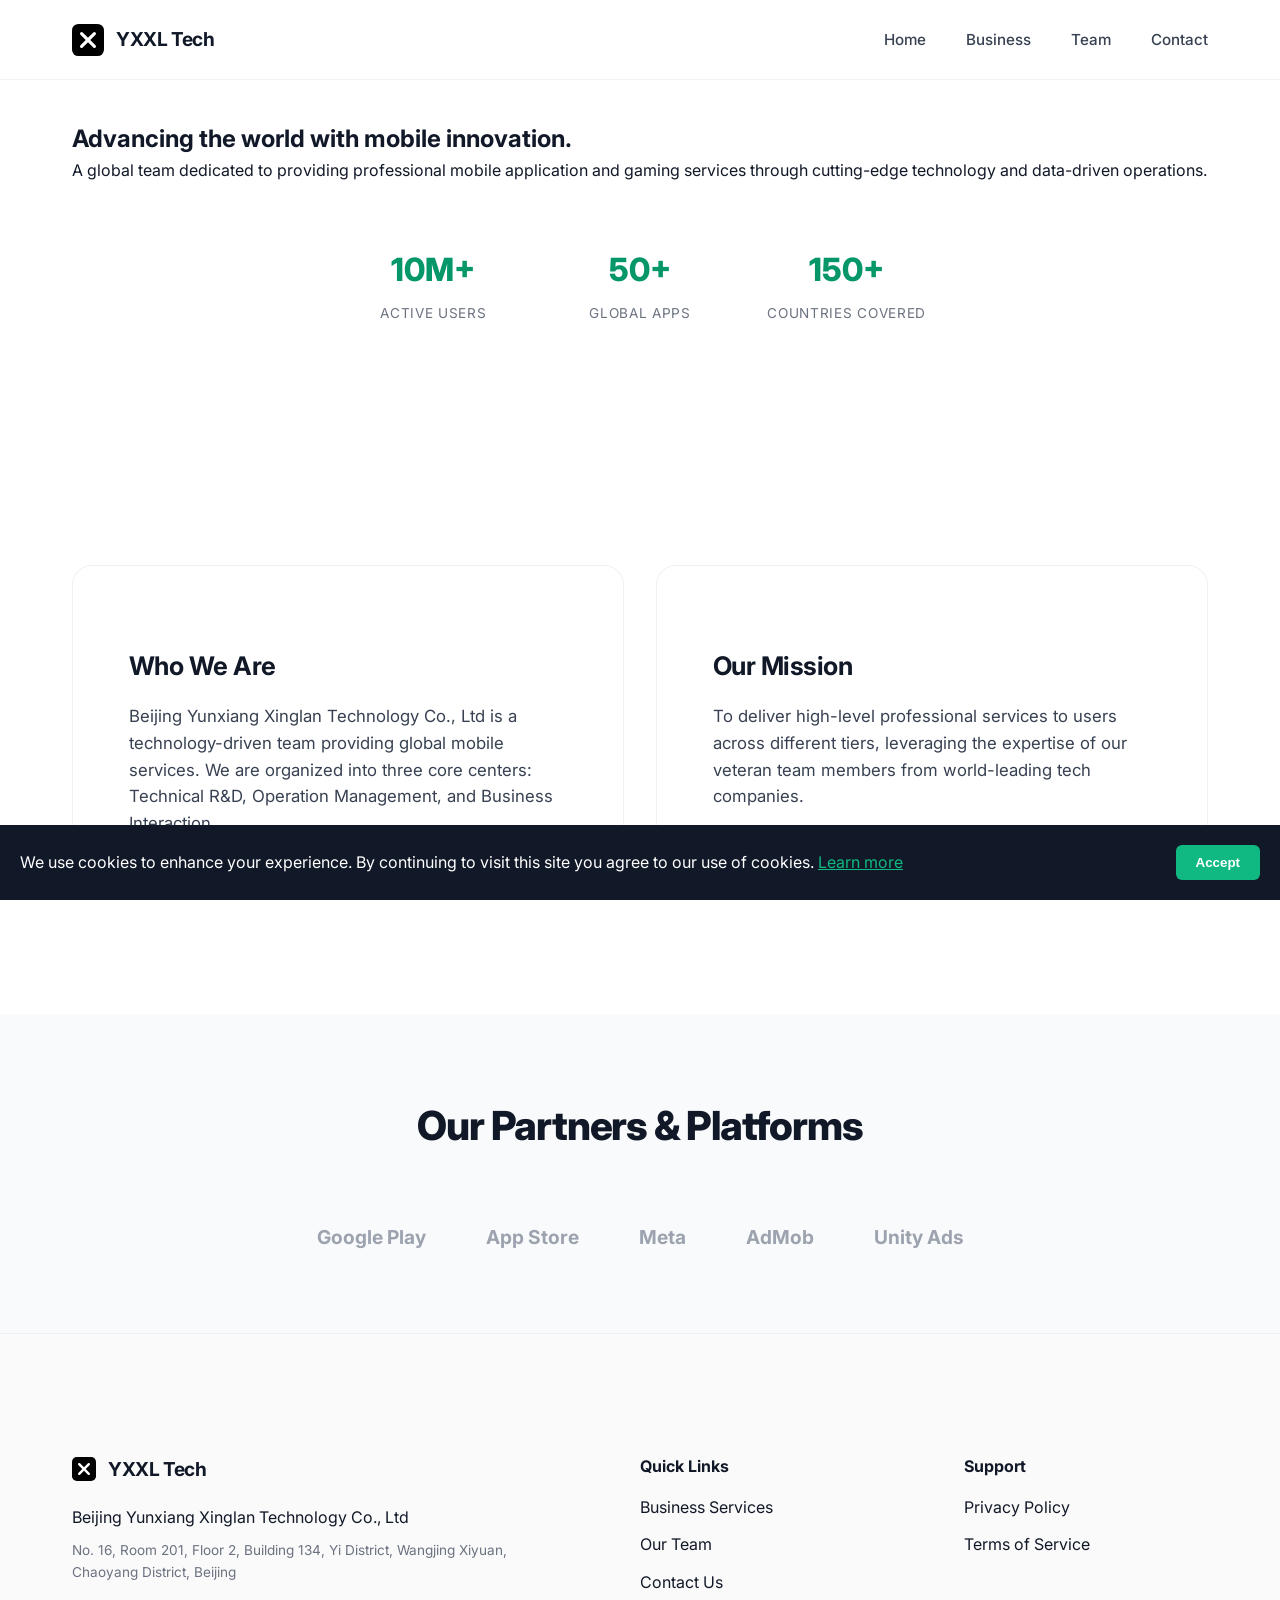
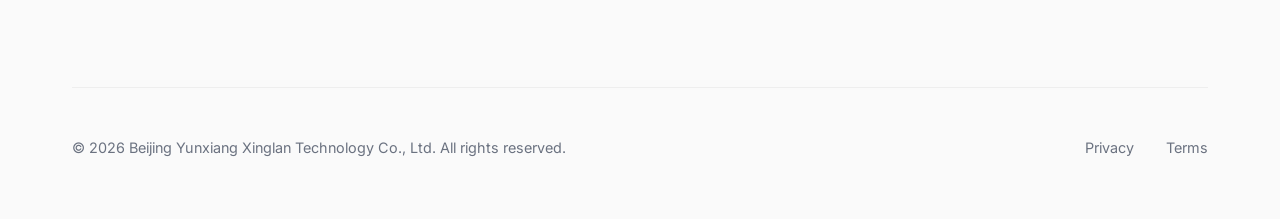
<file: index.html>
<!DOCTYPE html>
<html lang="en">
<head>
    <meta charset="UTF-8">
    <meta name="viewport" content="width=device-width, initial-scale=1.0">
    <title>YXXL Tech | Global Mobile Application & Game Services</title>
    <meta name="description" content="Beijing Yunxiang Xinglan Technology Co., Ltd. Providing global mobile application and game services including operation, R&D, and self-developed projects with experts from Amazon, Meta, and OpenAI.">
    <meta name="keywords" content="Mobile App Development, Game Services, Beijing Yunxiang Xinglan, App Operations, Global Tech Team, AI Integration">
    <link rel="canonical" href="https://yxxl-tech.com/index.html">
    <link rel="icon" type="image/svg+xml" href="svg/logo.svg">

    <!-- Open Graph / Facebook -->
    <meta property="og:type" content="website">
    <meta property="og:url" content="https://yxxl-tech.com/">
    <meta property="og:title" content="YXXL Tech | Global Mobile Application & Game Services">
    <meta property="og:description" content="Advancing the world with mobile innovation. Expert team from Amazon, Meta, and OpenAI.">
    <meta property="og:image" content="https://yxxl-tech.com/svg/logo.svg">

    <!-- Twitter -->
    <meta property="twitter:card" content="summary_large_image">
    <meta property="twitter:url" content="https://yxxl-tech.com/">
    <meta property="twitter:title" content="YXXL Tech | Global Mobile Application & Game Services">
    <meta property="twitter:description" content="Advancing the world with mobile innovation. Expert team from Amazon, Meta, and OpenAI.">
    <meta property="twitter:image" content="https://yxxl-tech.com/svg/logo.svg">

    <link rel="stylesheet" href="css/style.css">
    <link rel="preconnect" href="https://fonts.googleapis.com">
    <link rel="preconnect" href="https://fonts.gstatic.com" crossorigin>
    <link href="https://fonts.googleapis.com/css2?family=Inter:wght@400;500;700;800&display=swap" rel="stylesheet">

    <!-- Structured Data -->
    <script type="application/ld+json">
    {
      "@context": "https://schema.org",
      "@type": "Organization",
      "name": "Beijing Yunxiang Xinglan Technology Co., Ltd",
      "url": "https://yxxl-tech.com",
      "logo": "https://yxxl-tech.com/svg/logo.svg",
      "address": {
        "@type": "PostalAddress",
        "streetAddress": "No. 16, Room 201, Floor 2, Building 134, Yi District, Wangjing Xiyuan, Chaoyang District",
        "addressLocality": "Beijing",
        "addressCountry": "CN"
      },
      "contactPoint": {
        "@type": "ContactPoint",
        "contactType": "technical support",
        "email": "support@yxxl-tech.com"
      }
    }
    </script>
</head>
<body>
    <header>
        <div class="container">
            <nav>
                <a href="index.html" class="logo">
                    <img src="svg/logo.svg" alt="YXXL Logo" width="32" height="32">
                    <span>YXXL Tech</span>
                </a>
                <ul class="nav-links" id="navLinks">
                    <li><a href="index.html">Home</a></li>
                    <li><a href="business.html">Business</a></li>
                    <li><a href="team.html">Team</a></li>
                    <li><a href="contact.html">Contact</a></li>
                </ul>
                <button class="mobile-menu-btn" id="mobileMenuBtn" aria-label="Toggle Menu">
                    <span></span>
                    <span></span>
                    <span></span>
                </button>
            </nav>
        </div>
    </header>

    <main>
        <section class="hero">
            <div class="container">
                <h1>Advancing the world with mobile innovation.</h1>
                <p>A global team dedicated to providing professional mobile application and gaming services through cutting-edge technology and data-driven operations.</p>
                <div class="stats-grid">
                    <div class="stat-item">
                        <span class="stat-number">10M+</span>
                        <span class="stat-label">Active Users</span>
                    </div>
                    <div class="stat-item">
                        <span class="stat-number">50+</span>
                        <span class="stat-label">Global Apps</span>
                    </div>
                    <div class="stat-item">
                        <span class="stat-number">150+</span>
                        <span class="stat-label">Countries Covered</span>
                    </div>
                </div>
            </div>
        </section>

        <section id="about">
            <div class="container">
                <div class="grid">
                    <div class="card">
                        <h3>Who We Are</h3>
                        <p>Beijing Yunxiang Xinglan Technology Co., Ltd is a technology-driven team providing global mobile services. We are organized into three core centers: Technical R&D, Operation Management, and Business Interaction.</p>
                    </div>
                    <div class="card">
                        <h3>Our Mission</h3>
                        <p>To deliver high-level professional services to users across different tiers, leveraging the expertise of our veteran team members from world-leading tech companies.</p>
                    </div>
                </div>
            </div>
        </section>

        <section class="partners">
            <div class="container">
                <h2 class="section-title">Our Partners & Platforms</h2>
                <div class="partners-logos">
                    <span>Google Play</span>
                    <span>App Store</span>
                    <span>Meta</span>
                    <span>AdMob</span>
                    <span>Unity Ads</span>
                </div>
            </div>
        </section>
    </main>

    <footer>
        <div class="container">
            <div class="footer-grid">
                <div>
                    <div class="logo" style="margin-bottom: 20px;">
                        <img src="svg/logo.svg" alt="YXXL Logo" width="24" height="24">
                        <span>YXXL Tech</span>
                    </div>
                    <p>Beijing Yunxiang Xinglan Technology Co., Ltd</p>
                    <p style="font-size: 0.85rem; color: #6b7280; margin-top: 10px;">
                        No. 16, Room 201, Floor 2, Building 134, Yi District, Wangjing Xiyuan, Chaoyang District, Beijing
                    </p>
                </div>
                <div>
                    <h4>Quick Links</h4>
                    <ul class="footer-links-list" style="margin-top: 15px;">
                        <li><a href="business.html">Business Services</a></li>
                        <li><a href="team.html">Our Team</a></li>
                        <li><a href="contact.html">Contact Us</a></li>
                    </ul>
                </div>
                <div>
                    <h4>Support</h4>
                    <ul class="footer-links-list" style="margin-top: 15px;">
                        <li><a href="privacy.html">Privacy Policy</a></li>
                        <li><a href="terms.html">Terms of Service</a></li>
                    </ul>
                </div>
            </div>
            <div class="footer-bottom">
                <p>&copy; 2026 Beijing Yunxiang Xinglan Technology Co., Ltd. All rights reserved.</p>
                <div class="legal-links">
                    <a href="privacy.html">Privacy</a>
                    <a href="terms.html">Terms</a>
                </div>
            </div>
        </div>
    </footer>

    <div id="cookie-banner" class="cookie-banner">
        <p>We use cookies to enhance your experience. By continuing to visit this site you agree to our use of cookies. <a href="privacy.html">Learn more</a></p>
        <button id="accept-cookies">Accept</button>
    </div>

    <!-- Global site tag (gtag.js) - Google Analytics Placeholder -->
    <!-- <script async src="https://www.googletagmanager.com/gtag/js?id=G-XXXXXXXXXX"></script>
    <script>
      window.dataLayer = window.dataLayer || [];
      function gtag(){dataLayer.push(arguments);}
      gtag('js', new Date());
      gtag('config', 'G-XXXXXXXXXX');
    </script> -->

    <script src="js/main.js"></script>
</body>
</html>
</file>
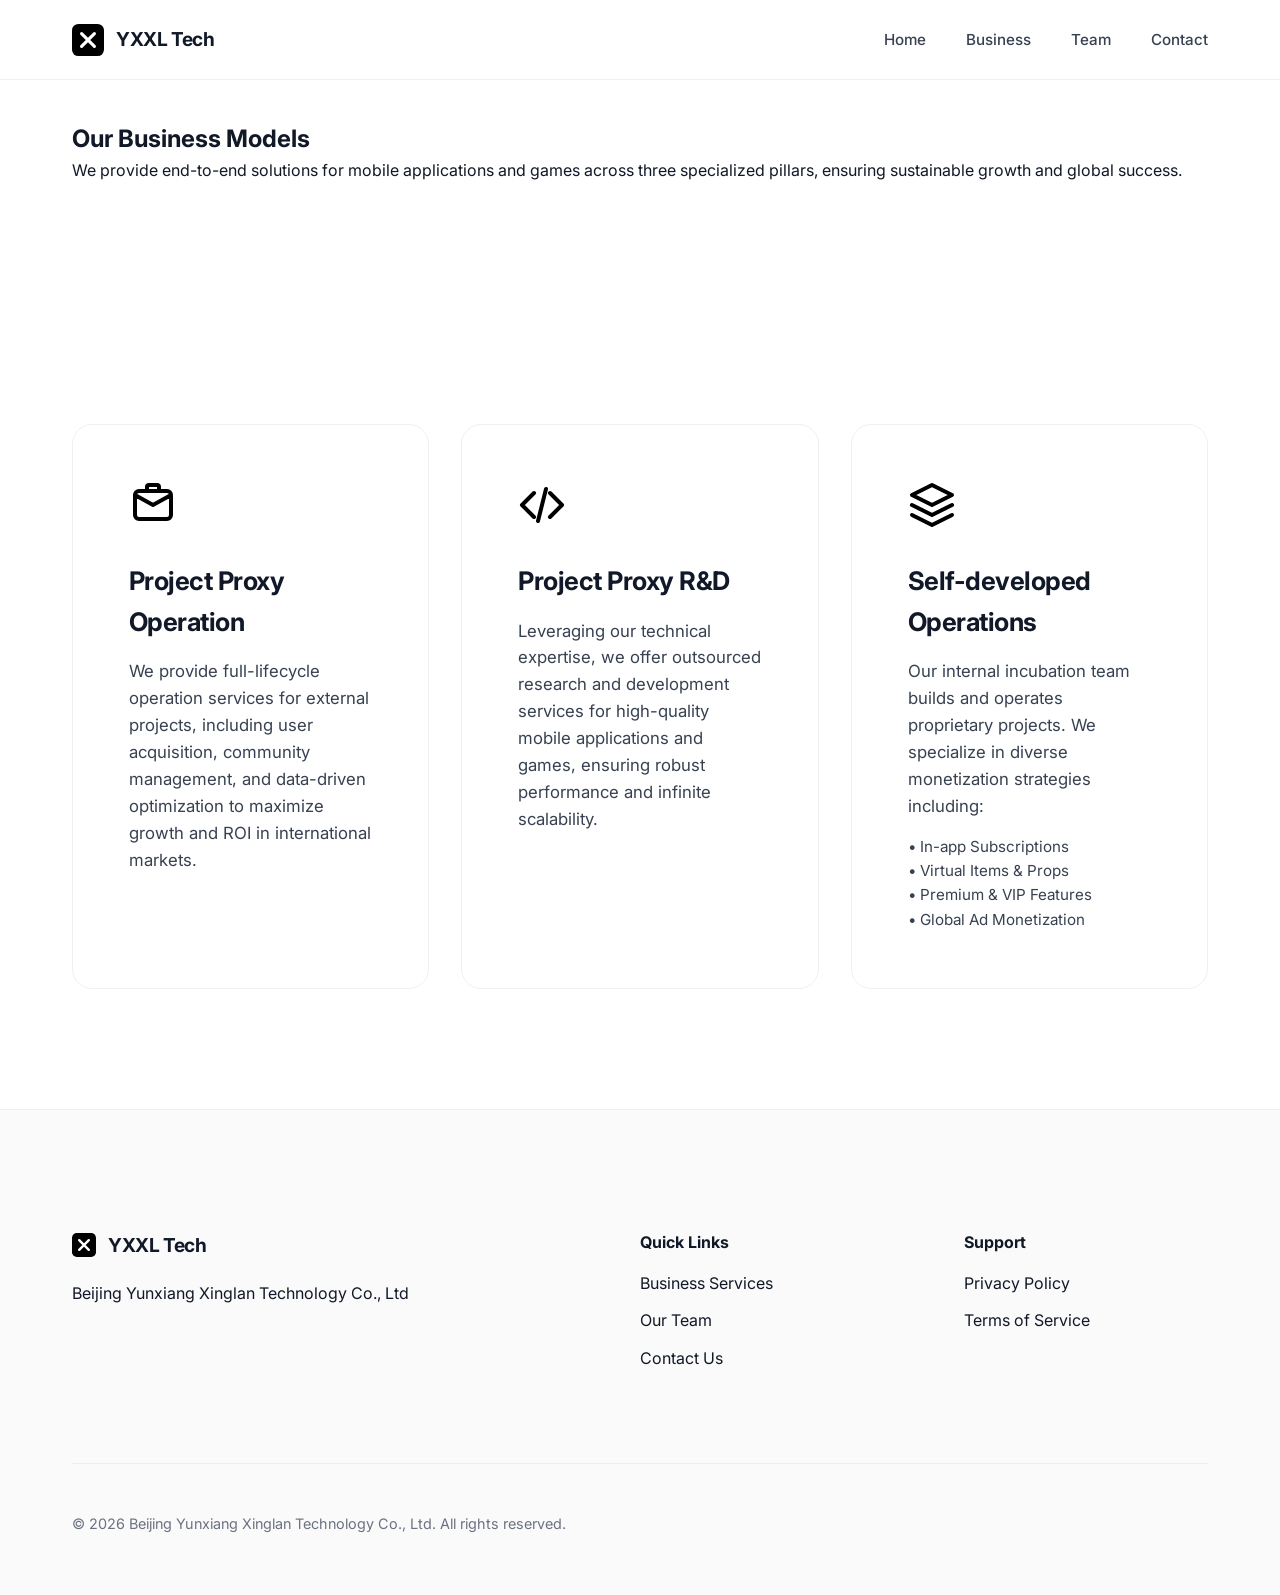
<file: business.html>
<!DOCTYPE html>
<html lang="en">
<head>
    <meta charset="UTF-8">
    <meta name="viewport" content="width=device-width, initial-scale=1.0">
    <title>Business Services | YXXL Tech - Professional Mobile App & Game Operations</title>
    <meta name="description" content="Explore YXXL Tech's global business models: Project Proxy Operation, Proxy R&D, and Self-developed projects. We offer subscriptions, VIP features, and global ad monetization.">
    <link rel="canonical" href="https://yxxl-tech.com/business.html">
    <link rel="icon" type="image/svg+xml" href="svg/logo.svg">
    <link rel="stylesheet" href="css/style.css">
    <link rel="preconnect" href="https://fonts.googleapis.com">
    <link rel="preconnect" href="https://fonts.gstatic.com" crossorigin>
    <link href="https://fonts.googleapis.com/css2?family=Inter:wght@400;500;700;800&display=swap" rel="stylesheet">
</head>
<body>
    <header>
        <div class="container">
            <nav>
                <a href="index.html" class="logo">
                    <img src="svg/logo.svg" alt="YXXL Logo" width="32" height="32">
                    <span>YXXL Tech</span>
                </a>
                <ul class="nav-links" id="navLinks">
                    <li><a href="index.html">Home</a></li>
                    <li><a href="business.html">Business</a></li>
                    <li><a href="team.html">Team</a></li>
                    <li><a href="contact.html">Contact</a></li>
                </ul>
                <button class="mobile-menu-btn" id="mobileMenuBtn" aria-label="Toggle Menu">
                    <span></span>
                    <span></span>
                    <span></span>
                </button>
            </nav>
        </div>
    </header>

    <main>
        <section class="hero">
            <div class="container">
                <h1>Our Business Models</h1>
                <p>We provide end-to-end solutions for mobile applications and games across three specialized pillars, ensuring sustainable growth and global success.</p>
            </div>
        </section>

        <section>
            <div class="container">
                <div class="grid">
                    <div class="card">
                        <img src="svg/business.svg" alt="Operation Icon" width="48" height="48">
                        <h3>Project Proxy Operation</h3>
                        <p>We provide full-lifecycle operation services for external projects, including user acquisition, community management, and data-driven optimization to maximize growth and ROI in international markets.</p>
                    </div>
                    <div class="card">
                        <img src="svg/rd.svg" alt="R&D Icon" width="48" height="48">
                        <h3>Project Proxy R&D</h3>
                        <p>Leveraging our technical expertise, we offer outsourced research and development services for high-quality mobile applications and games, ensuring robust performance and infinite scalability.</p>
                    </div>
                    <div class="card">
                        <img src="svg/self.svg" alt="Self-developed Icon" width="48" height="48">
                        <h3>Self-developed Operations</h3>
                        <p>Our internal incubation team builds and operates proprietary projects. We specialize in diverse monetization strategies including:</p>
                        <ul style="margin-top: 15px; font-size: 0.95rem; color: var(--secondary-color);">
                            <li>• In-app Subscriptions</li>
                            <li>• Virtual Items & Props</li>
                            <li>• Premium & VIP Features</li>
                            <li>• Global Ad Monetization</li>
                        </ul>
                    </div>
                </div>
            </div>
        </section>
    </main>

    <footer>
        <div class="container">
            <div class="footer-grid">
                <div>
                    <div class="logo" style="margin-bottom: 20px;">
                        <img src="svg/logo.svg" alt="YXXL Logo" width="24" height="24">
                        <span>YXXL Tech</span>
                    </div>
                    <p>Beijing Yunxiang Xinglan Technology Co., Ltd</p>
                </div>
                <div>
                    <h4>Quick Links</h4>
                    <ul class="footer-links-list" style="margin-top: 15px;">
                        <li><a href="business.html">Business Services</a></li>
                        <li><a href="team.html">Our Team</a></li>
                        <li><a href="contact.html">Contact Us</a></li>
                    </ul>
                </div>
                <div>
                    <h4>Support</h4>
                    <ul class="footer-links-list" style="margin-top: 15px;">
                        <li><a href="privacy.html">Privacy Policy</a></li>
                        <li><a href="terms.html">Terms of Service</a></li>
                    </ul>
                </div>
            </div>
            <div class="footer-bottom">
                <p>&copy; 2026 Beijing Yunxiang Xinglan Technology Co., Ltd. All rights reserved.</p>
            </div>
        </div>
    </footer>
    <script src="js/main.js"></script>
</body>
</html>
</file>
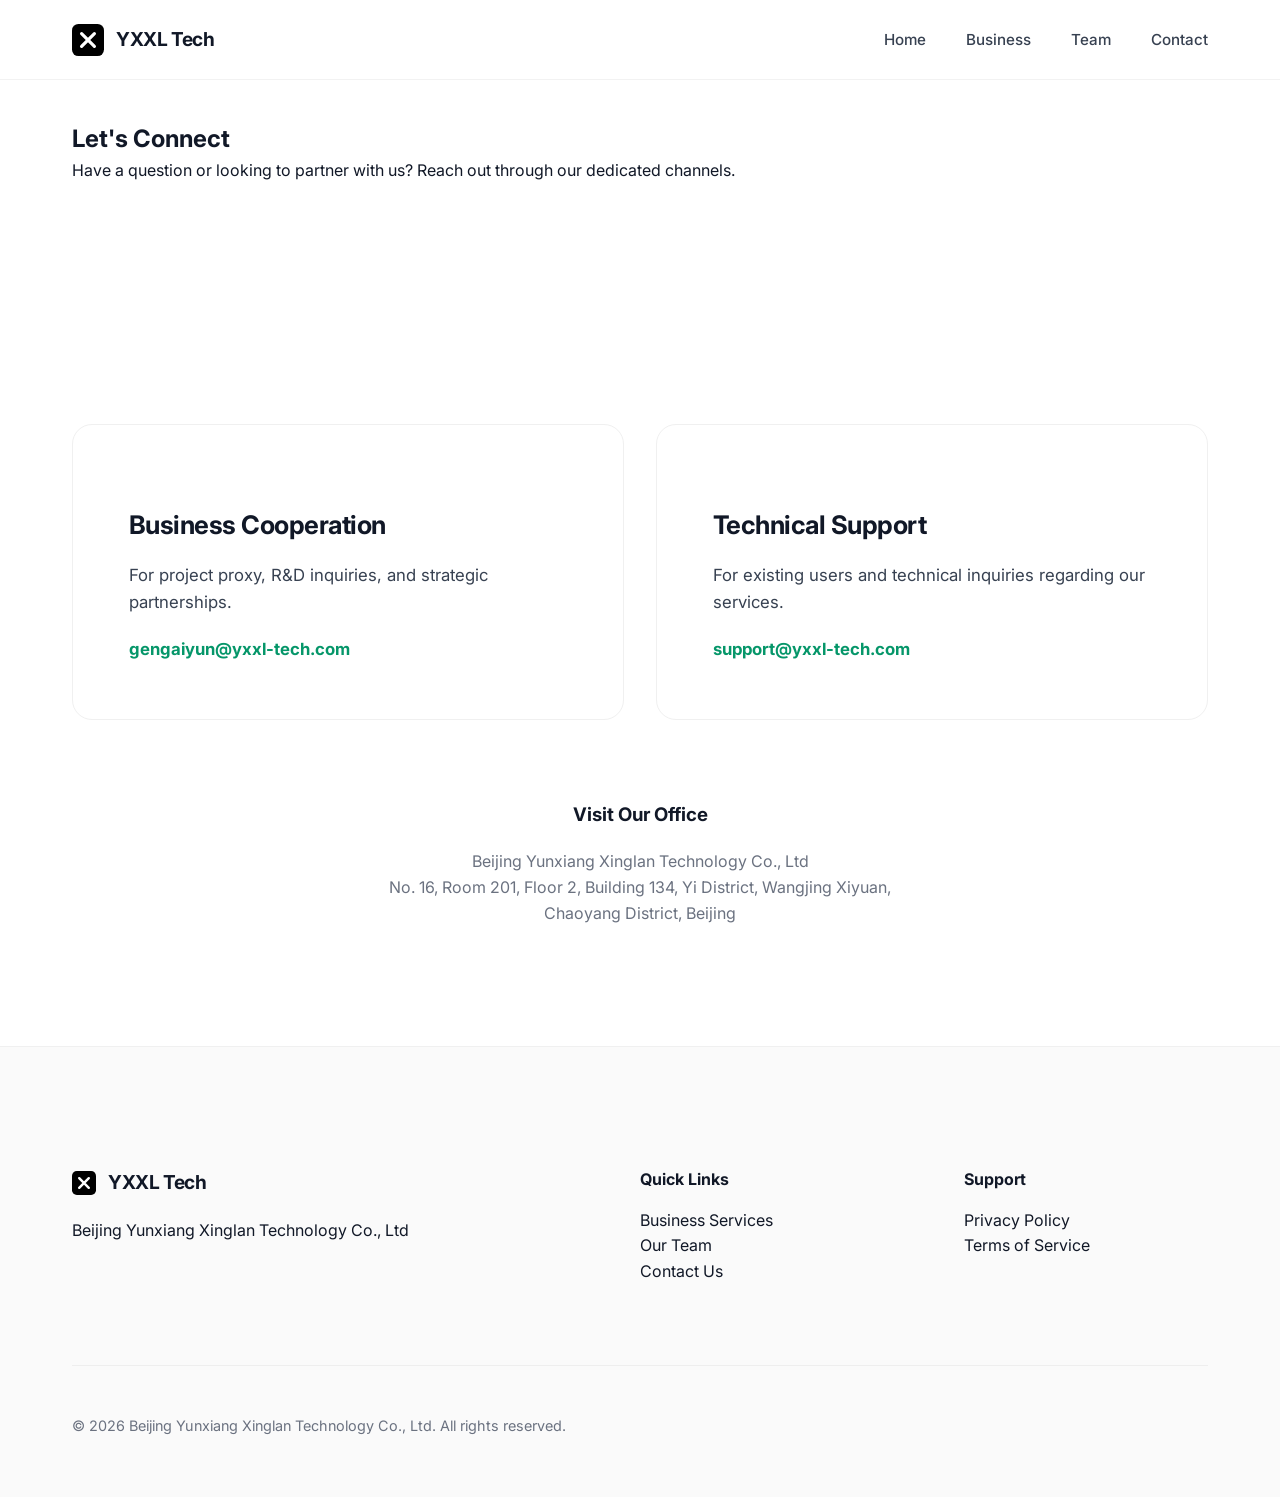
<file: contact.html>
<!DOCTYPE html>
<html lang="en">
<head>
    <meta charset="UTF-8">
    <meta name="viewport" content="width=device-width, initial-scale=1.0">
    <title>Contact Us | YXXL Tech</title>
    <meta name="description" content="Get in touch with Beijing Yunxiang Xinglan Technology Co., Ltd for business inquiries and technical support.">
    <link rel="stylesheet" href="css/style.css">
    <link rel="preconnect" href="https://fonts.googleapis.com">
    <link rel="preconnect" href="https://fonts.gstatic.com" crossorigin>
    <link href="https://fonts.googleapis.com/css2?family=Inter:wght@400;500;700;800&display=swap" rel="stylesheet">
</head>
<body>
    <header>
        <div class="container">
            <nav>
                <a href="index.html" class="logo">
                    <img src="svg/logo.svg" alt="YXXL Logo" width="32" height="32">
                    <span>YXXL Tech</span>
                </a>
                <ul class="nav-links">
                    <li><a href="index.html">Home</a></li>
                    <li><a href="business.html">Business</a></li>
                    <li><a href="team.html">Team</a></li>
                    <li><a href="contact.html">Contact</a></li>
                </ul>
            </nav>
        </div>
    </header>

    <main>
        <section class="hero">
            <div class="container">
                <h1>Let's Connect</h1>
                <p>Have a question or looking to partner with us? Reach out through our dedicated channels.</p>
            </div>
        </section>

        <section>
            <div class="container">
                <div class="grid">
                    <div class="card">
                        <h3>Business Cooperation</h3>
                        <p>For project proxy, R&D inquiries, and strategic partnerships.</p>
                        <p style="margin-top: 20px; font-weight: 700;">
                            <a href="mailto:gengaiyun@yxxl-tech.com" style="color: var(--accent-color);">gengaiyun@yxxl-tech.com</a>
                        </p>
                    </div>
                    <div class="card">
                        <h3>Technical Support</h3>
                        <p>For existing users and technical inquiries regarding our services.</p>
                        <p style="margin-top: 20px; font-weight: 700;">
                            <a href="mailto:support@yxxl-tech.com" style="color: var(--accent-color);">support@yxxl-tech.com</a>
                        </p>
                    </div>
                </div>

                <div style="margin-top: 80px; text-align: center;">
                    <h3>Visit Our Office</h3>
                    <p style="margin-top: 20px; color: var(--text-muted);">
                        Beijing Yunxiang Xinglan Technology Co., Ltd<br>
                        No. 16, Room 201, Floor 2, Building 134, Yi District, Wangjing Xiyuan,<br>
                        Chaoyang District, Beijing
                    </p>
                </div>
            </div>
        </section>
    </main>

    <footer>
        <div class="container">
            <div class="footer-grid">
                <div>
                    <div class="logo" style="margin-bottom: 20px;">
                        <img src="svg/logo.svg" alt="YXXL Logo" width="24" height="24">
                        <span>YXXL Tech</span>
                    </div>
                    <p>Beijing Yunxiang Xinglan Technology Co., Ltd</p>
                </div>
                <div>
                    <h4>Quick Links</h4>
                    <ul style="margin-top: 15px;">
                        <li><a href="business.html">Business Services</a></li>
                        <li><a href="team.html">Our Team</a></li>
                        <li><a href="contact.html">Contact Us</a></li>
                    </ul>
                </div>
                <div>
                    <h4>Support</h4>
                    <ul style="margin-top: 15px;">
                        <li><a href="privacy.html">Privacy Policy</a></li>
                        <li><a href="terms.html">Terms of Service</a></li>
                    </ul>
                </div>
            </div>
            <div class="footer-bottom">
                <p>&copy; 2026 Beijing Yunxiang Xinglan Technology Co., Ltd. All rights reserved.</p>
            </div>
        </div>
    </footer>
    <script src="js/main.js"></script>
</body>
</html>
</file>
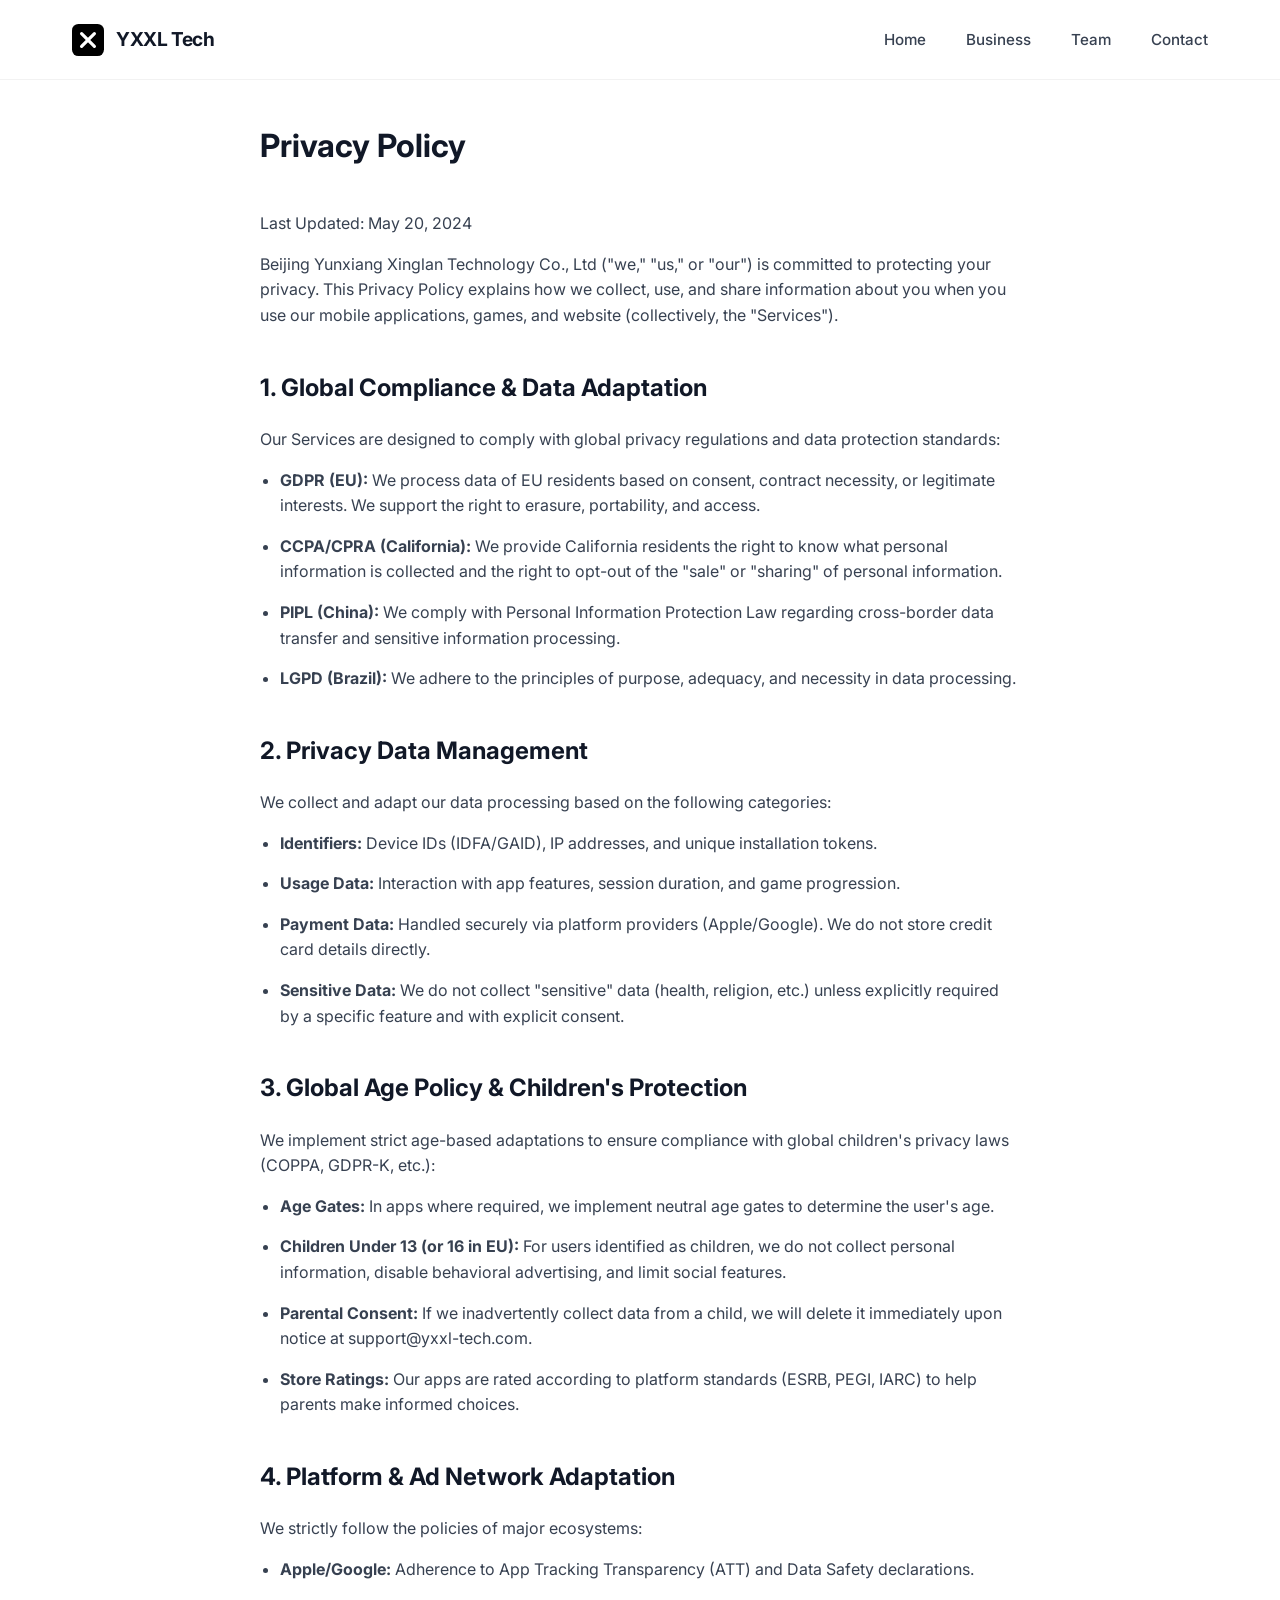
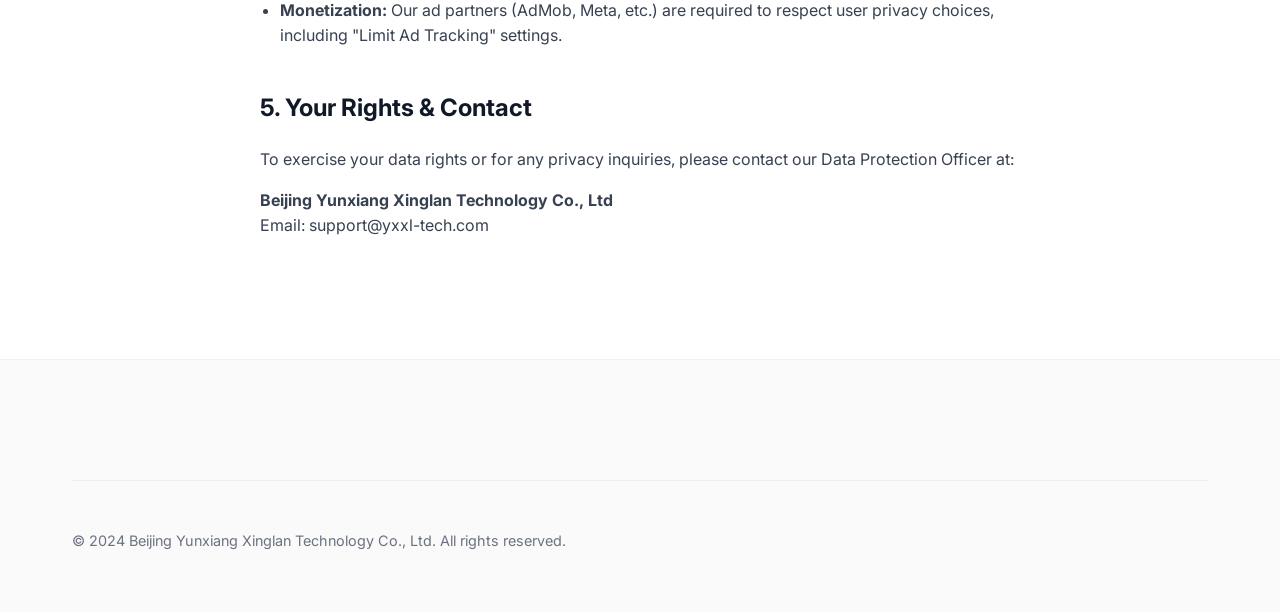
<file: privacy.html>
<!DOCTYPE html>
<html lang="en">
<head>
    <meta charset="UTF-8">
    <meta name="viewport" content="width=device-width, initial-scale=1.0">
    <title>Privacy Policy | YXXL Tech</title>
    <meta name="robots" content="noindex">
    <link rel="stylesheet" href="css/style.css">
    <link rel="preconnect" href="https://fonts.googleapis.com">
    <link rel="preconnect" href="https://fonts.gstatic.com" crossorigin>
    <link href="https://fonts.googleapis.com/css2?family=Inter:wght@400;500;700;800&display=swap" rel="stylesheet">
    <style>
        .legal-content { max-width: 800px; margin: 120px auto; padding: 0 20px; }
        .legal-content h1 { margin-bottom: 40px; }
        .legal-content h2 { margin-top: 40px; margin-bottom: 20px; font-size: 1.5rem; }
        .legal-content p, .legal-content li { color: var(--secondary-color); margin-bottom: 15px; }
        .legal-content ul { padding-left: 20px; list-style: disc; margin-bottom: 20px; }
    </style>
</head>
<body>
    <header>
        <div class="container">
            <nav>
                <a href="index.html" class="logo">
                    <img src="svg/logo.svg" alt="YXXL Logo" width="32" height="32">
                    <span>YXXL Tech</span>
                </a>
                <ul class="nav-links">
                    <li><a href="index.html">Home</a></li>
                    <li><a href="business.html">Business</a></li>
                    <li><a href="team.html">Team</a></li>
                    <li><a href="contact.html">Contact</a></li>
                </ul>
            </nav>
        </div>
    </header>

    <main class="legal-content">
        <h1>Privacy Policy</h1>
        <p>Last Updated: May 20, 2024</p>

        <p>Beijing Yunxiang Xinglan Technology Co., Ltd ("we," "us," or "our") is committed to protecting your privacy. This Privacy Policy explains how we collect, use, and share information about you when you use our mobile applications, games, and website (collectively, the "Services").</p>

        <h2>1. Global Compliance & Data Adaptation</h2>
        <p>Our Services are designed to comply with global privacy regulations and data protection standards:</p>
        <ul>
            <li><strong>GDPR (EU):</strong> We process data of EU residents based on consent, contract necessity, or legitimate interests. We support the right to erasure, portability, and access.</li>
            <li><strong>CCPA/CPRA (California):</strong> We provide California residents the right to know what personal information is collected and the right to opt-out of the "sale" or "sharing" of personal information.</li>
            <li><strong>PIPL (China):</strong> We comply with Personal Information Protection Law regarding cross-border data transfer and sensitive information processing.</li>
            <li><strong>LGPD (Brazil):</strong> We adhere to the principles of purpose, adequacy, and necessity in data processing.</li>
        </ul>

        <h2>2. Privacy Data Management</h2>
        <p>We collect and adapt our data processing based on the following categories:</p>
        <ul>
            <li><strong>Identifiers:</strong> Device IDs (IDFA/GAID), IP addresses, and unique installation tokens.</li>
            <li><strong>Usage Data:</strong> Interaction with app features, session duration, and game progression.</li>
            <li><strong>Payment Data:</strong> Handled securely via platform providers (Apple/Google). We do not store credit card details directly.</li>
            <li><strong>Sensitive Data:</strong> We do not collect "sensitive" data (health, religion, etc.) unless explicitly required by a specific feature and with explicit consent.</li>
        </ul>

        <h2>3. Global Age Policy & Children's Protection</h2>
        <p>We implement strict age-based adaptations to ensure compliance with global children's privacy laws (COPPA, GDPR-K, etc.):</p>
        <ul>
            <li><strong>Age Gates:</strong> In apps where required, we implement neutral age gates to determine the user's age.</li>
            <li><strong>Children Under 13 (or 16 in EU):</strong> For users identified as children, we do not collect personal information, disable behavioral advertising, and limit social features.</li>
            <li><strong>Parental Consent:</strong> If we inadvertently collect data from a child, we will delete it immediately upon notice at <a href="mailto:support@yxxl-tech.com">support@yxxl-tech.com</a>.</li>
            <li><strong>Store Ratings:</strong> Our apps are rated according to platform standards (ESRB, PEGI, IARC) to help parents make informed choices.</li>
        </ul>

        <h2>4. Platform & Ad Network Adaptation</h2>
        <p>We strictly follow the policies of major ecosystems:</p>
        <ul>
            <li><strong>Apple/Google:</strong> Adherence to App Tracking Transparency (ATT) and Data Safety declarations.</li>
            <li><strong>Monetization:</strong> Our ad partners (AdMob, Meta, etc.) are required to respect user privacy choices, including "Limit Ad Tracking" settings.</li>
        </ul>

        <h2>5. Your Rights & Contact</h2>
        <p>To exercise your data rights or for any privacy inquiries, please contact our Data Protection Officer at:</p>
        <p><strong>Beijing Yunxiang Xinglan Technology Co., Ltd</strong><br>
        Email: <a href="mailto:support@yxxl-tech.com">support@yxxl-tech.com</a></p>
    </main>

    <footer>
        <div class="container">
            <div class="footer-bottom">
                <p>&copy; 2024 Beijing Yunxiang Xinglan Technology Co., Ltd. All rights reserved.</p>
            </div>
        </div>
    </footer>
</body>
</html>
</file>
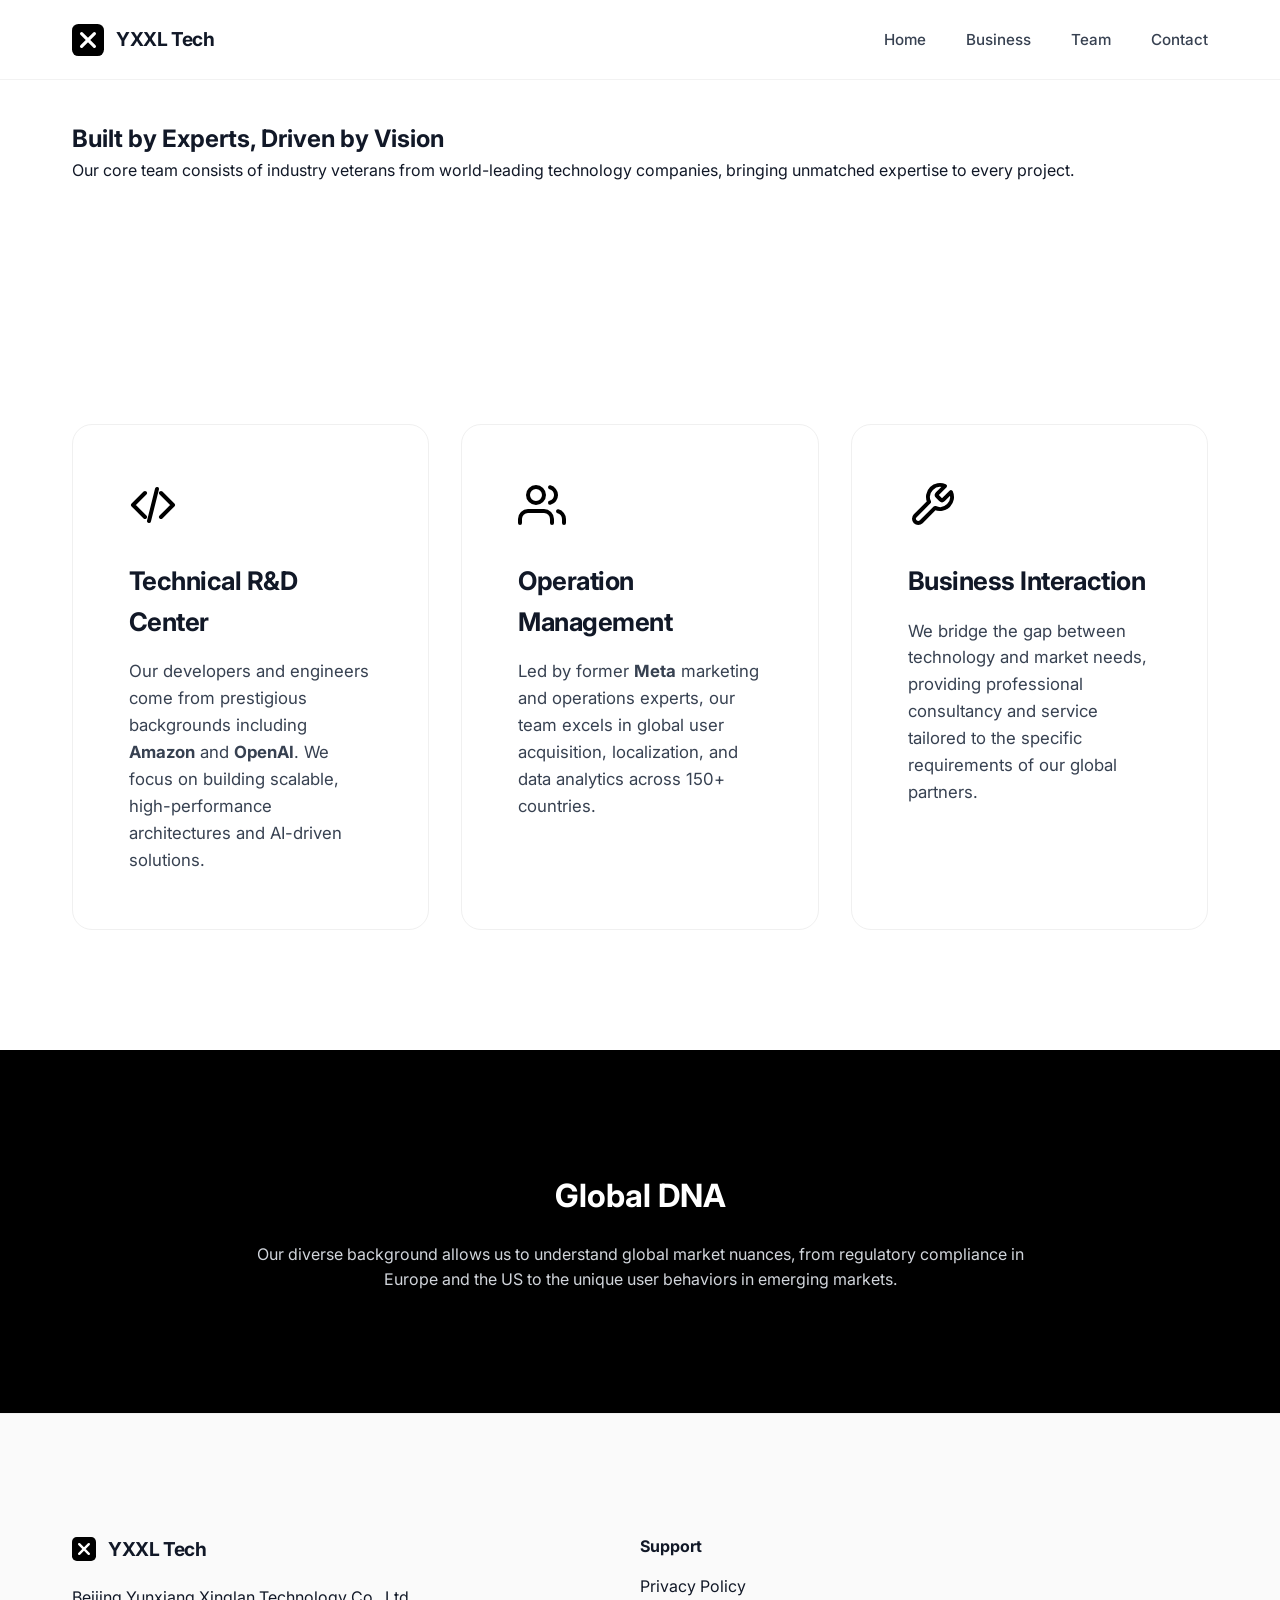
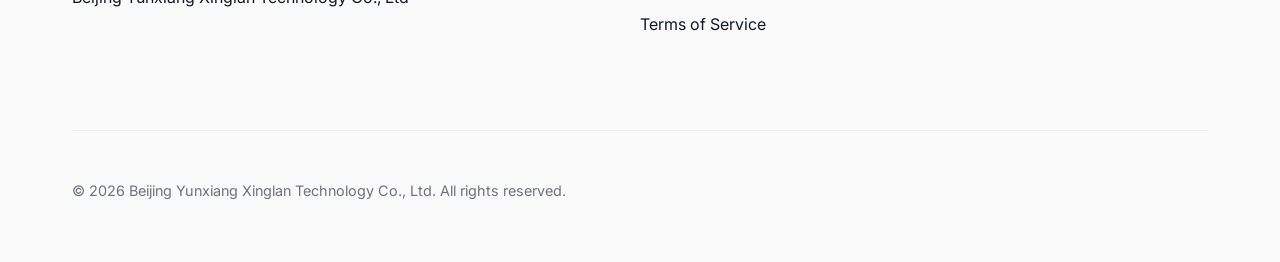
<file: team.html>
<!DOCTYPE html>
<html lang="en">
<head>
    <meta charset="UTF-8">
    <meta name="viewport" content="width=device-width, initial-scale=1.0">
    <title>Our Team | YXXL Tech - Experts from Amazon, Meta, and OpenAI</title>
    <meta name="description" content="Meet the elite team at YXXL Tech. Our experts bring years of experience from global giants like Amazon, Meta, and OpenAI to build the future of mobile tech.">
    <link rel="canonical" href="https://yxxl-tech.com/team.html">
    <link rel="icon" type="image/svg+xml" href="svg/logo.svg">
    <link rel="stylesheet" href="css/style.css">
    <link rel="preconnect" href="https://fonts.googleapis.com">
    <link rel="preconnect" href="https://fonts.gstatic.com" crossorigin>
    <link href="https://fonts.googleapis.com/css2?family=Inter:wght@400;500;700;800&display=swap" rel="stylesheet">
</head>
<body>
    <header>
        <div class="container">
            <nav>
                <a href="index.html" class="logo">
                    <img src="svg/logo.svg" alt="YXXL Logo" width="32" height="32">
                    <span>YXXL Tech</span>
                </a>
                <ul class="nav-links" id="navLinks">
                    <li><a href="index.html">Home</a></li>
                    <li><a href="business.html">Business</a></li>
                    <li><a href="team.html">Team</a></li>
                    <li><a href="contact.html">Contact</a></li>
                </ul>
                <button class="mobile-menu-btn" id="mobileMenuBtn" aria-label="Toggle Menu">
                    <span></span>
                    <span></span>
                    <span></span>
                </button>
            </nav>
        </div>
    </header>

    <main>
        <section class="hero">
            <div class="container">
                <h1>Built by Experts, Driven by Vision</h1>
                <p>Our core team consists of industry veterans from world-leading technology companies, bringing unmatched expertise to every project.</p>
            </div>
        </section>

        <section>
            <div class="container">
                <div class="grid">
                    <div class="card">
                        <img src="svg/rd.svg" alt="R&D Icon" width="48" height="48">
                        <h3>Technical R&D Center</h3>
                        <p>Our developers and engineers come from prestigious backgrounds including <strong>Amazon</strong> and <strong>OpenAI</strong>. We focus on building scalable, high-performance architectures and AI-driven solutions.</p>
                    </div>
                    <div class="card">
                        <img src="svg/team.svg" alt="Operation Icon" width="48" height="48">
                        <h3>Operation Management</h3>
                        <p>Led by former <strong>Meta</strong> marketing and operations experts, our team excels in global user acquisition, localization, and data analytics across 150+ countries.</p>
                    </div>
                    <div class="card">
                        <img src="svg/tech.svg" alt="Business Icon" width="48" height="48">
                        <h3>Business Interaction</h3>
                        <p>We bridge the gap between technology and market needs, providing professional consultancy and service tailored to the specific requirements of our global partners.</p>
                    </div>
                </div>
            </div>
        </section>

        <section style="background: #000; color: #fff;">
            <div class="container" style="text-align: center;">
                <h2 style="font-size: 2rem; margin-bottom: 20px;">Global DNA</h2>
                <p style="max-width: 800px; margin: 0 auto; color: #d1d5db;">
                    Our diverse background allows us to understand global market nuances, from regulatory compliance in Europe and the US to the unique user behaviors in emerging markets.
                </p>
            </div>
        </section>
    </main>

    <footer>
        <div class="container">
            <div class="footer-grid">
                <div>
                    <div class="logo" style="margin-bottom: 20px;">
                        <img src="svg/logo.svg" alt="YXXL Logo" width="24" height="24">
                        <span>YXXL Tech</span>
                    </div>
                    <p>Beijing Yunxiang Xinglan Technology Co., Ltd</p>
                </div>
                <div>
                    <h4>Support</h4>
                    <ul class="footer-links-list" style="margin-top: 15px;">
                        <li><a href="privacy.html">Privacy Policy</a></li>
                        <li><a href="terms.html">Terms of Service</a></li>
                    </ul>
                </div>
            </div>
            <div class="footer-bottom">
                <p>&copy; 2026 Beijing Yunxiang Xinglan Technology Co., Ltd. All rights reserved.</p>
            </div>
        </div>
    </footer>
    <script src="js/main.js"></script>
</body>
</html>
</file>
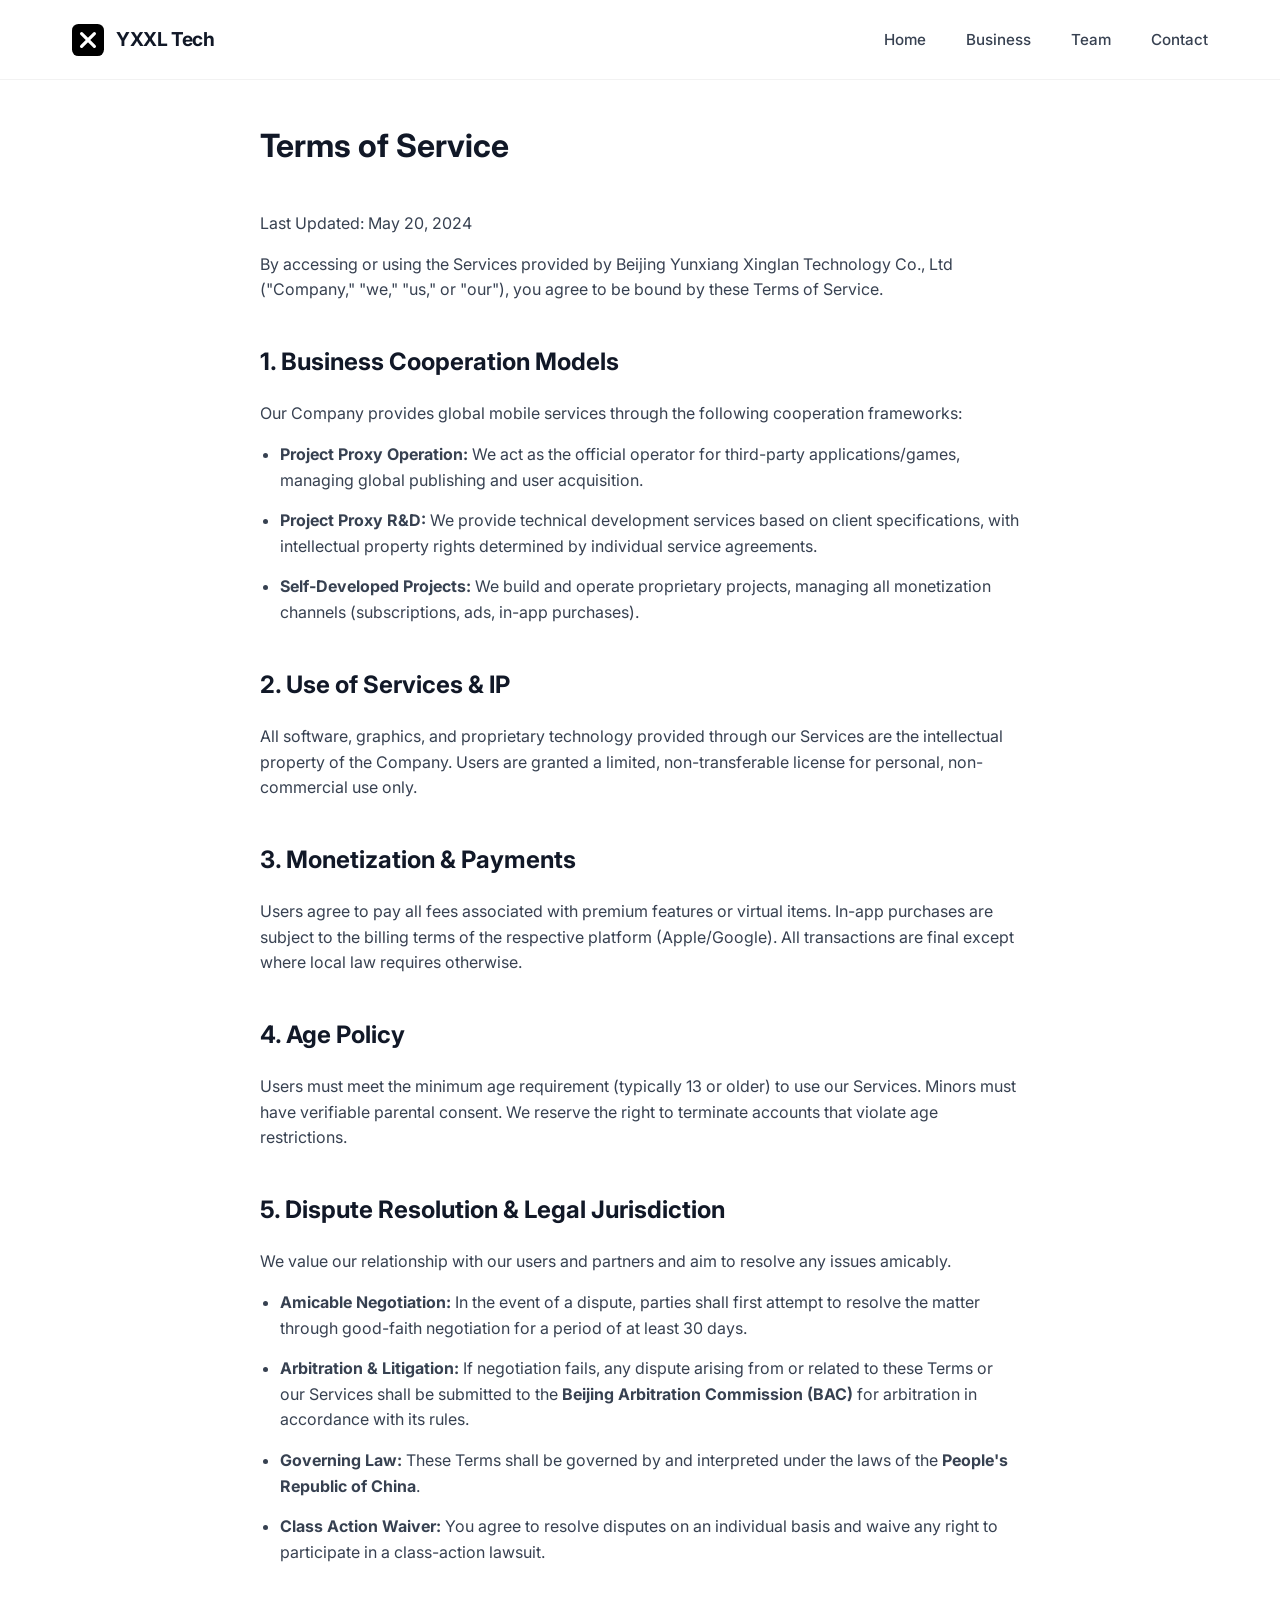
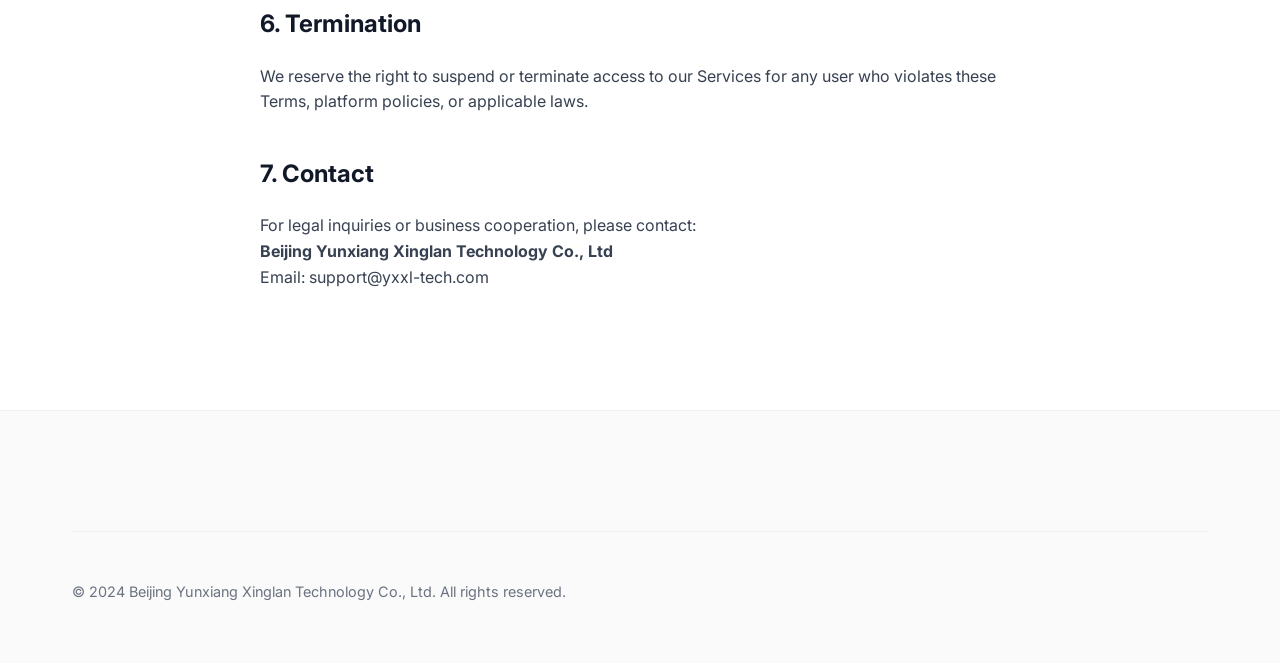
<file: terms.html>
<!DOCTYPE html>
<html lang="en">
<head>
    <meta charset="UTF-8">
    <meta name="viewport" content="width=device-width, initial-scale=1.0">
    <title>Terms of Service | YXXL Tech</title>
    <meta name="robots" content="noindex">
    <link rel="stylesheet" href="css/style.css">
    <link rel="preconnect" href="https://fonts.googleapis.com">
    <link rel="preconnect" href="https://fonts.gstatic.com" crossorigin>
    <link href="https://fonts.googleapis.com/css2?family=Inter:wght@400;500;700;800&display=swap" rel="stylesheet">
    <style>
        .legal-content { max-width: 800px; margin: 120px auto; padding: 0 20px; }
        .legal-content h1 { margin-bottom: 40px; }
        .legal-content h2 { margin-top: 40px; margin-bottom: 20px; font-size: 1.5rem; }
        .legal-content p, .legal-content li { color: var(--secondary-color); margin-bottom: 15px; }
        .legal-content ul { padding-left: 20px; list-style: disc; margin-bottom: 20px; }
    </style>
</head>
<body>
    <header>
        <div class="container">
            <nav>
                <a href="index.html" class="logo">
                    <img src="svg/logo.svg" alt="YXXL Logo" width="32" height="32">
                    <span>YXXL Tech</span>
                </a>
                <ul class="nav-links">
                    <li><a href="index.html">Home</a></li>
                    <li><a href="business.html">Business</a></li>
                    <li><a href="team.html">Team</a></li>
                    <li><a href="contact.html">Contact</a></li>
                </ul>
            </nav>
        </div>
    </header>

    <main class="legal-content">
        <h1>Terms of Service</h1>
        <p>Last Updated: May 20, 2024</p>

        <p>By accessing or using the Services provided by Beijing Yunxiang Xinglan Technology Co., Ltd ("Company," "we," "us," or "our"), you agree to be bound by these Terms of Service.</p>

        <h2>1. Business Cooperation Models</h2>
        <p>Our Company provides global mobile services through the following cooperation frameworks:</p>
        <ul>
            <li><strong>Project Proxy Operation:</strong> We act as the official operator for third-party applications/games, managing global publishing and user acquisition.</li>
            <li><strong>Project Proxy R&D:</strong> We provide technical development services based on client specifications, with intellectual property rights determined by individual service agreements.</li>
            <li><strong>Self-Developed Projects:</strong> We build and operate proprietary projects, managing all monetization channels (subscriptions, ads, in-app purchases).</li>
        </ul>

        <h2>2. Use of Services & IP</h2>
        <p>All software, graphics, and proprietary technology provided through our Services are the intellectual property of the Company. Users are granted a limited, non-transferable license for personal, non-commercial use only.</p>

        <h2>3. Monetization & Payments</h2>
        <p>Users agree to pay all fees associated with premium features or virtual items. In-app purchases are subject to the billing terms of the respective platform (Apple/Google). All transactions are final except where local law requires otherwise.</p>

        <h2>4. Age Policy</h2>
        <p>Users must meet the minimum age requirement (typically 13 or older) to use our Services. Minors must have verifiable parental consent. We reserve the right to terminate accounts that violate age restrictions.</p>

        <h2>5. Dispute Resolution & Legal Jurisdiction</h2>
        <p>We value our relationship with our users and partners and aim to resolve any issues amicably.</p>
        <ul>
            <li><strong>Amicable Negotiation:</strong> In the event of a dispute, parties shall first attempt to resolve the matter through good-faith negotiation for a period of at least 30 days.</li>
            <li><strong>Arbitration & Litigation:</strong> If negotiation fails, any dispute arising from or related to these Terms or our Services shall be submitted to the <strong>Beijing Arbitration Commission (BAC)</strong> for arbitration in accordance with its rules.</li>
            <li><strong>Governing Law:</strong> These Terms shall be governed by and interpreted under the laws of the <strong>People's Republic of China</strong>.</li>
            <li><strong>Class Action Waiver:</strong> You agree to resolve disputes on an individual basis and waive any right to participate in a class-action lawsuit.</li>
        </ul>

        <h2>6. Termination</h2>
        <p>We reserve the right to suspend or terminate access to our Services for any user who violates these Terms, platform policies, or applicable laws.</p>

        <h2>7. Contact</h2>
        <p>For legal inquiries or business cooperation, please contact:<br>
        <strong>Beijing Yunxiang Xinglan Technology Co., Ltd</strong><br>
        Email: <a href="mailto:support@yxxl-tech.com">support@yxxl-tech.com</a></p>
    </main>

    <footer>
        <div class="container">
            <div class="footer-bottom">
                <p>&copy; 2024 Beijing Yunxiang Xinglan Technology Co., Ltd. All rights reserved.</p>
            </div>
        </div>
    </footer>
</body>
</html>
</file>
<file: css/style.css>
:root {
    --primary-color: #000000;
    --secondary-color: #374151;
    --accent-color: #059669;
    --bg-color: #ffffff;
    --text-color: #111827;
    --text-muted: #6b7280;
    --font-family: 'Inter', system-ui, -apple-system, sans-serif;
    --section-padding: 120px 0;
    --container-max-width: 1200px;
    --header-height: 80px;
}

* {
    margin: 0;
    padding: 0;
    box-sizing: border-box;
}

body {
    font-family: var(--font-family);
    color: var(--text-color);
    background-color: var(--bg-color);
    line-height: 1.6;
    overflow-x: hidden;
    -webkit-font-smoothing: antialiased;
}

a {
    text-decoration: none;
    color: inherit;
    transition: all 0.2s cubic-bezier(0.4, 0, 0.2, 1);
}

ul {
    list-style: none;
}

.container {
    max-width: var(--container-max-width);
    margin: 0 auto;
    padding: 0 32px;
    width: 100%;
}

/* Header & Nav */
header {
    height: var(--header-height);
    display: flex;
    align-items: center;
    position: fixed;
    top: 0;
    width: 100%;
    background: rgba(255, 255, 255, 0.85);
    backdrop-filter: saturate(180%) blur(20px);
    z-index: 1000;
    border-bottom: 1px solid rgba(0, 0, 0, 0.05);
}

nav {
    display: flex;
    justify-content: space-between;
    align-items: center;
    width: 100%;
}

.logo {
    display: flex;
    align-items: center;
    gap: 12px;
    font-weight: 700;
    font-size: 1.2rem;
    letter-spacing: -0.02em;
}

.nav-links {
    display: flex;
    gap: 40px;
    align-items: center;
}

.nav-links a {
    font-size: 0.95rem;
    font-weight: 500;
    color: var(--secondary-color);
}

.nav-links a:hover {
    color: var(--primary-color);
}

/* Mobile Menu Button */
.mobile-menu-btn {
    display: none;
    flex-direction: column;
    justify-content: space-between;
    width: 24px;
    height: 18px;
    background: none;
    border: none;
    cursor: pointer;
    z-index: 1001;
}

.mobile-menu-btn span {
    width: 100%;
    height: 2px;
    background-color: var(--primary-color);
    transition: 0.3s;
}

/* Hero Stats */
.stats-grid {
    display: grid;
    grid-template-columns: repeat(3, 1fr);
    gap: 20px;
    margin-top: 60px;
    max-width: 600px;
    margin-left: auto;
    margin-right: auto;
    text-align: center;
}

.stat-item {
    display: flex;
    flex-direction: column;
    gap: 8px;
}

.stat-number {
    font-size: 2rem;
    font-weight: 800;
    color: var(--accent-color);
}

.stat-label {
    font-size: 0.85rem;
    text-transform: uppercase;
    letter-spacing: 0.05em;
    color: var(--text-muted);
}

/* Partners */
.partners {
    background: #f9fafb;
    padding: 80px 0;
    text-align: center;
}

.partners-logos {
    display: flex;
    justify-content: center;
    flex-wrap: wrap;
    gap: 60px;
    margin-top: 40px;
}

.partners-logos span {
    font-weight: 700;
    color: #9ca3af;
    font-size: 1.2rem;
}

/* Cookie Banner */
.cookie-banner {
    position: fixed;
    bottom: 0;
    left: 0;
    width: 100%;
    background: #111827;
    color: white;
    padding: 20px;
    display: none;
    justify-content: space-between;
    align-items: center;
    z-index: 2000;
}

.cookie-banner a {
    text-decoration: underline;
    color: #10b981;
}

.cookie-banner button {
    background: #10b981;
    color: white;
    border: none;
    padding: 10px 20px;
    border-radius: 6px;
    cursor: pointer;
    font-weight: 600;
}

/* Sections */
section {
    padding: var(--section-padding);
}

.section-title {
    font-size: 2.5rem;
    font-weight: 800;
    margin-bottom: 64px;
    text-align: center;
    letter-spacing: -0.03em;
}

/* Grid Layouts */
.grid {
    display: grid;
    grid-template-columns: repeat(auto-fit, minmax(340px, 1fr));
    gap: 32px;
}

.card {
    padding: 56px;
    background: #ffffff;
    border: 1px solid #f0f0f0;
    border-radius: 20px;
    transition: all 0.4s cubic-bezier(0.4, 0, 0.2, 1);
}

.card:hover {
    border-color: #e0e0e0;
    box-shadow: 0 20px 40px -15px rgba(0,0,0,0.05);
    transform: translateY(-6px);
}

.card svg {
    width: 48px;
    height: 48px;
    color: var(--accent-color);
}

.card h3 {
    margin: 24px 0 16px;
    font-size: 1.6rem;
    font-weight: 700;
    letter-spacing: -0.02em;
}

.card p {
    color: var(--secondary-color);
    font-size: 1.05rem;
    line-height: 1.6;
}

/* Footer */
footer {
    padding: 120px 0 60px;
    background: #fafafa;
    border-top: 1px solid #f0f0f0;
}

.footer-grid {
    display: grid;
    grid-template-columns: 2fr 1fr 1fr;
    gap: 80px;
    margin-bottom: 80px;
}

.footer h4 {
    font-size: 0.85rem;
    font-weight: 700;
    text-transform: uppercase;
    letter-spacing: 0.08em;
    margin-bottom: 24px;
    color: var(--primary-color);
}

.footer-links-list li {
    margin-bottom: 12px;
}

.footer-bottom {
    display: flex;
    justify-content: space-between;
    align-items: center;
    padding-top: 48px;
    border-top: 1px solid #eeeeee;
    font-size: 0.9rem;
    color: var(--text-muted);
}

.legal-links {
    display: flex;
    gap: 32px;
}

/* Responsive */
@media (max-width: 992px) {
    .footer-grid {
        grid-template-columns: 1fr 1fr;
    }
}

@media (max-width: 768px) {
    .container {
        padding: 0 24px;
    }

    .mobile-menu-btn {
        display: flex;
    }

    .nav-links {
        display: none;
        position: absolute;
        top: var(--header-height);
        left: 0;
        width: 100%;
        background: white;
        flex-direction: column;
        padding: 40px;
        gap: 30px;
        box-shadow: 0 10px 15px -3px rgba(0,0,0,0.1);
    }

    .nav-links.active {
        display: flex;
    }

    .hero h1 {
        font-size: 2.75rem;
    }

    .stats-grid {
        grid-template-columns: 1fr;
    }

    .footer-grid {
        grid-template-columns: 1fr;
        gap: 48px;
    }

    .footer-bottom {
        flex-direction: column;
        gap: 24px;
        text-align: center;
    }

    .cookie-banner {
        flex-direction: column;
        gap: 15px;
        text-align: center;
    }
}
</file>
